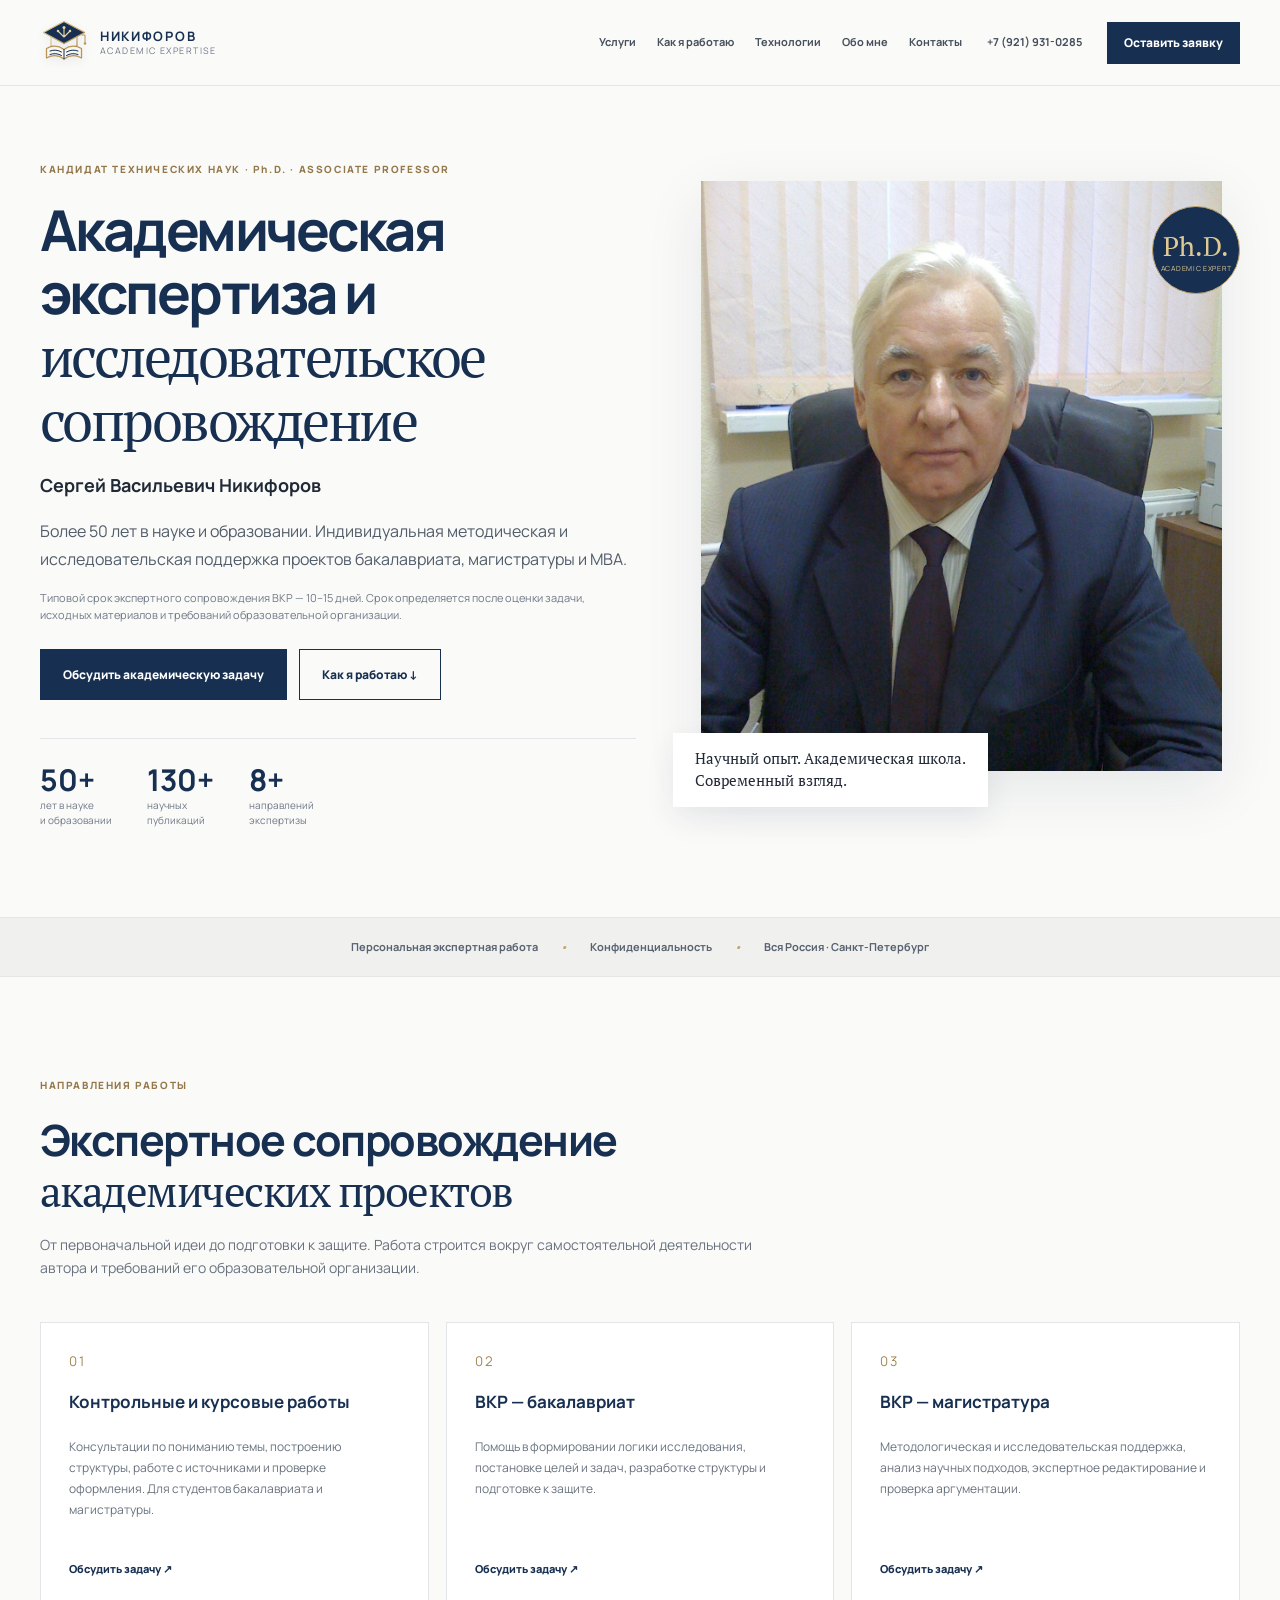
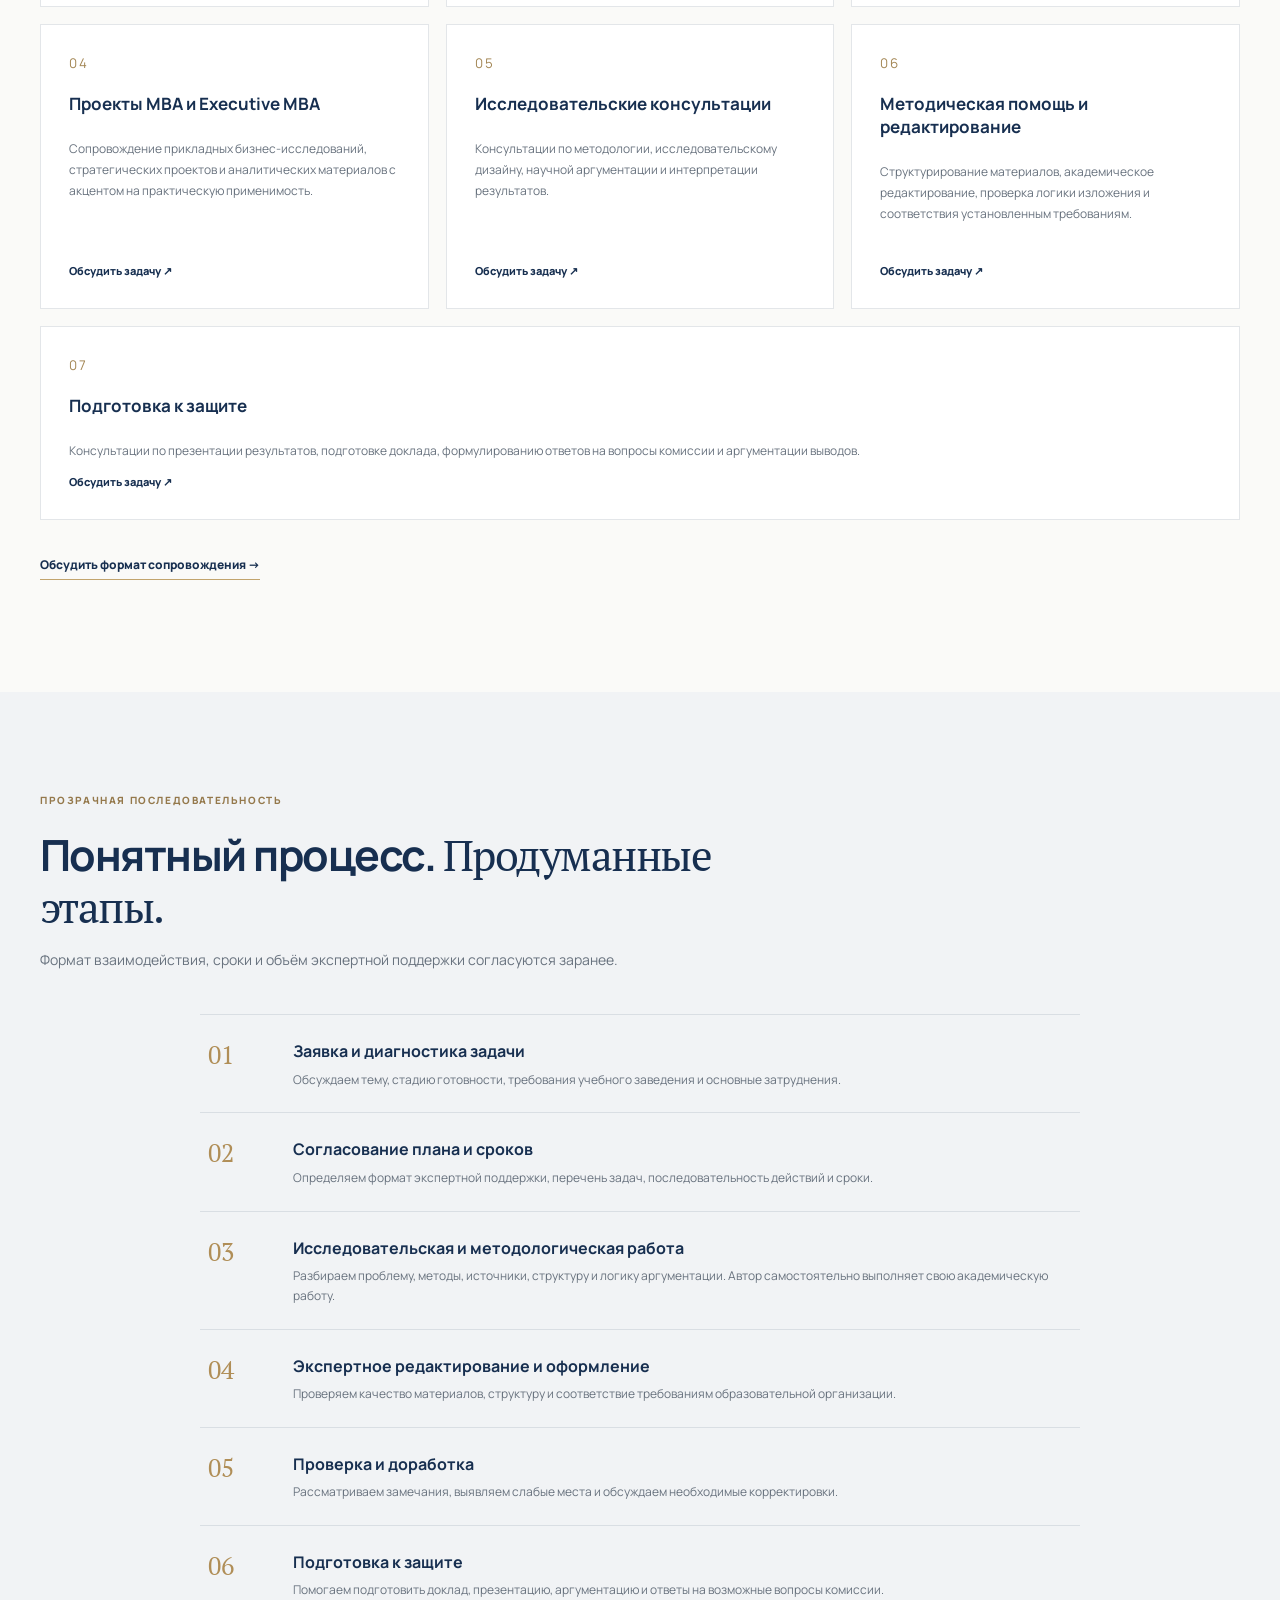
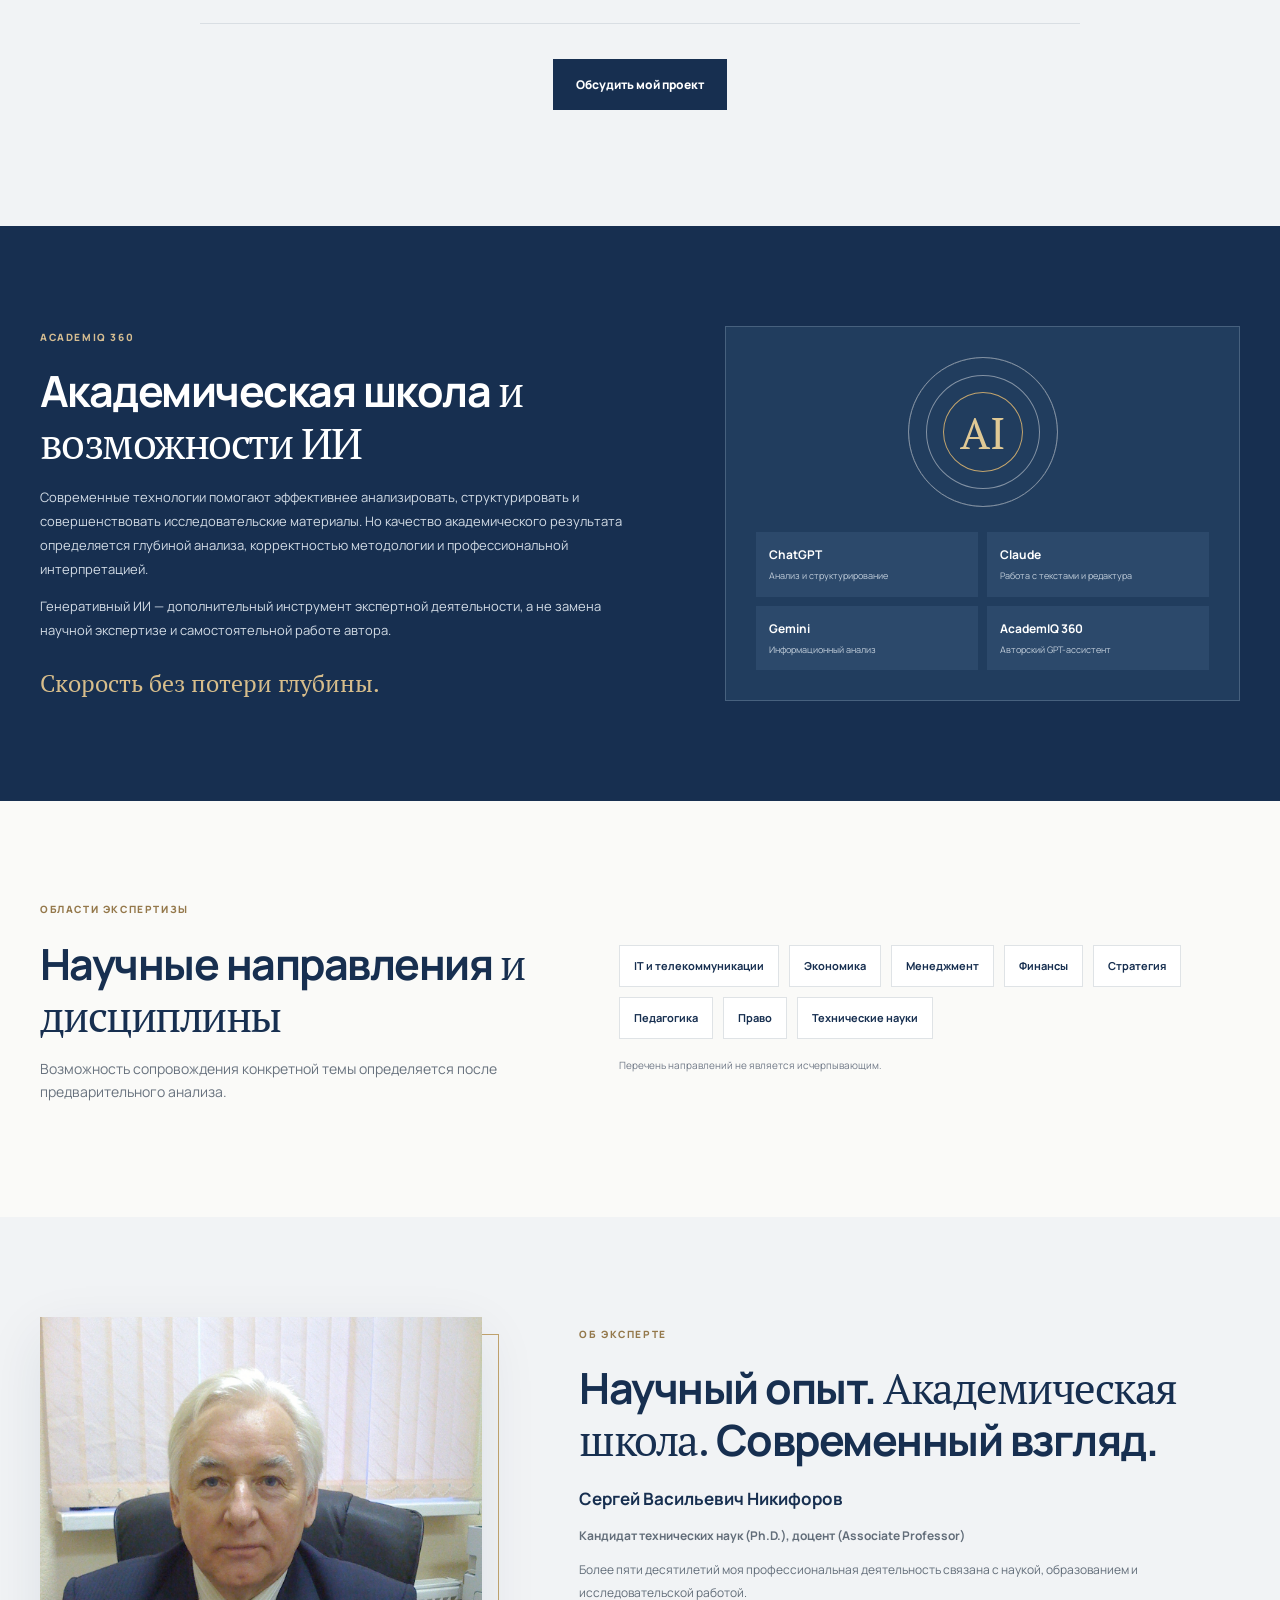
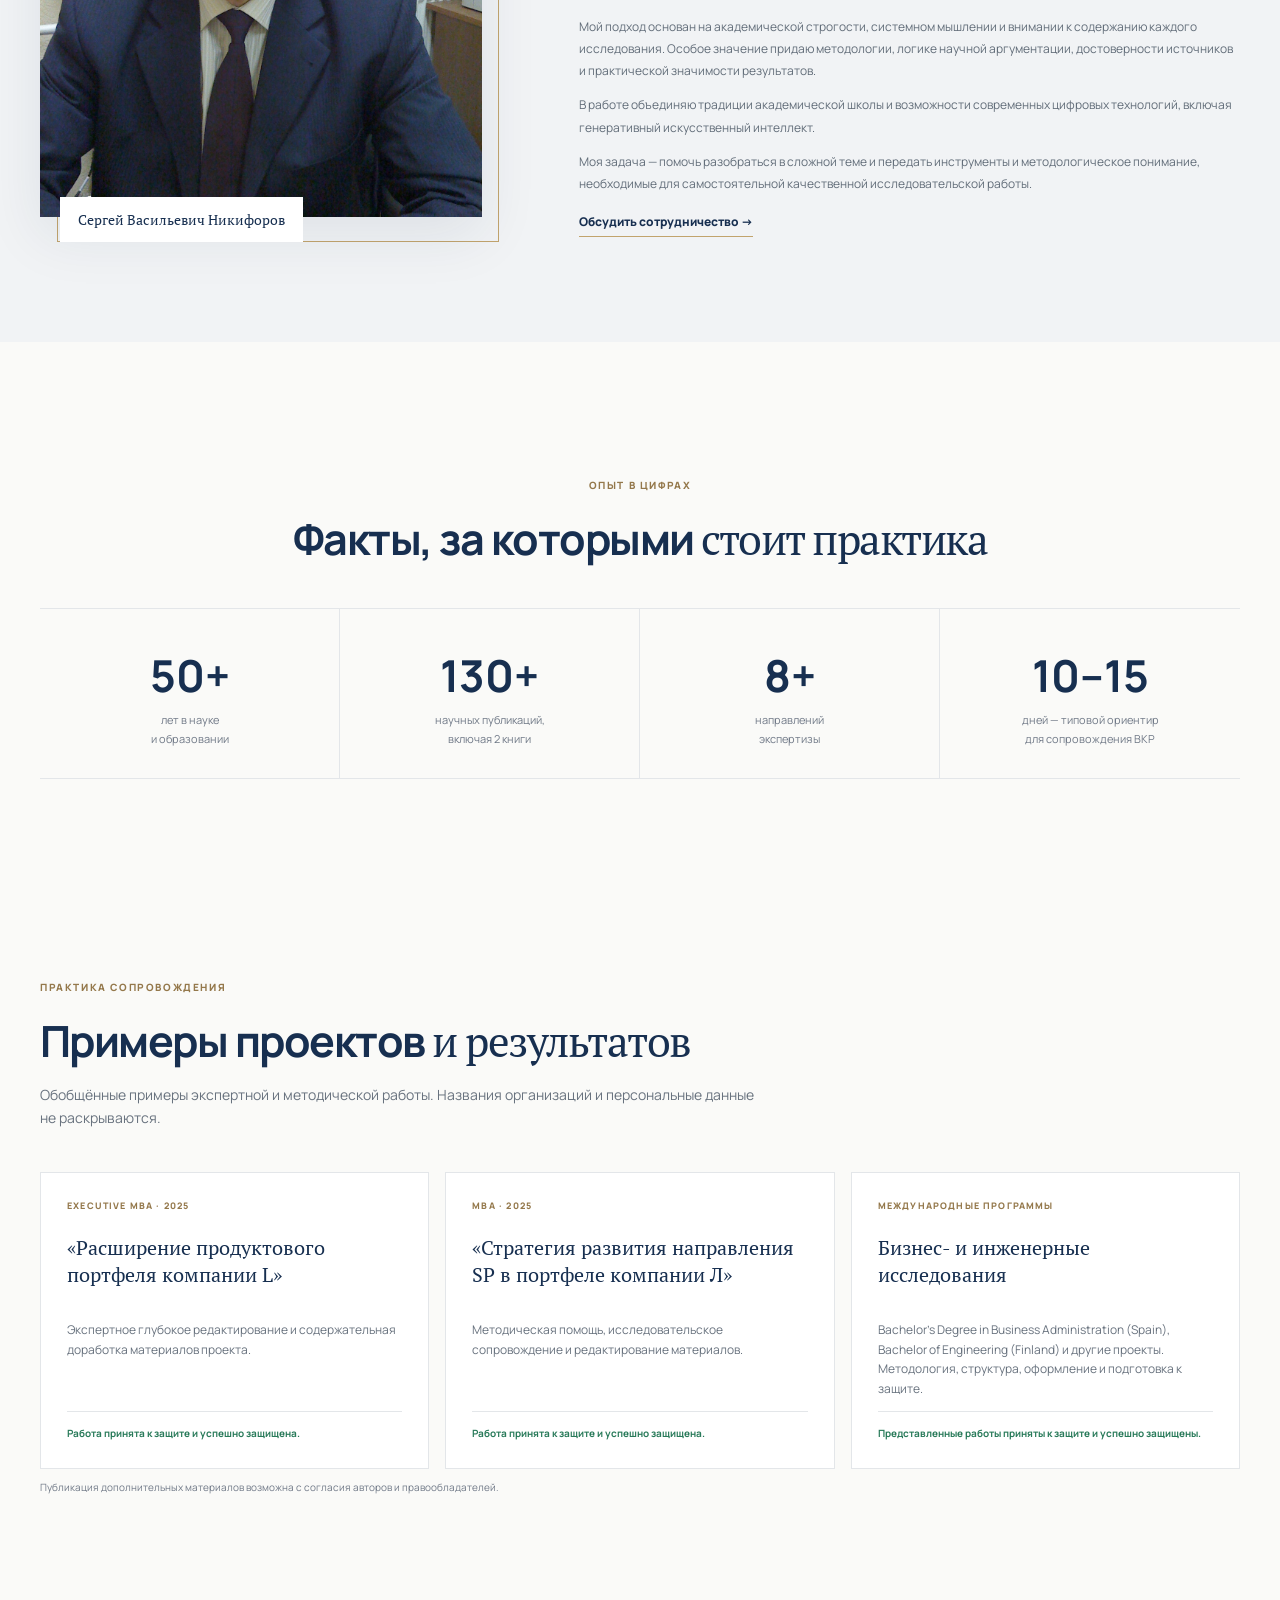
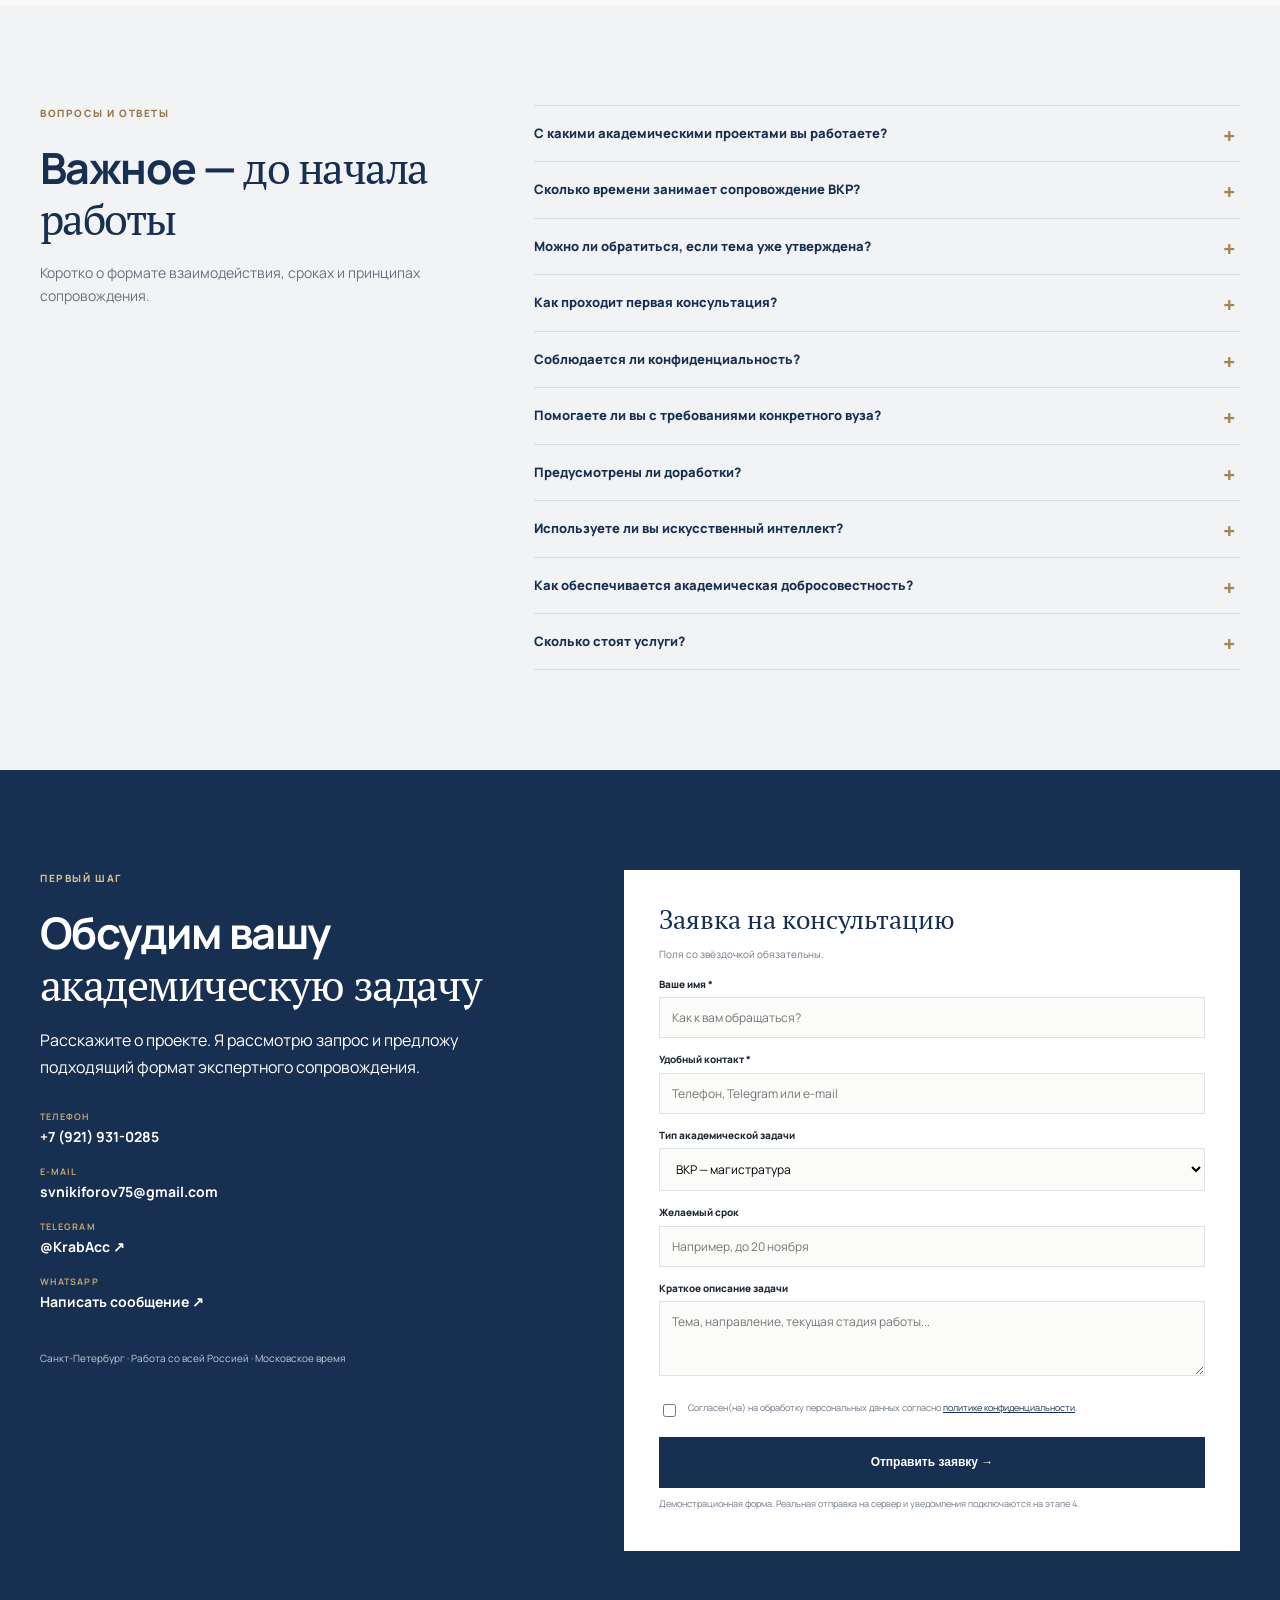
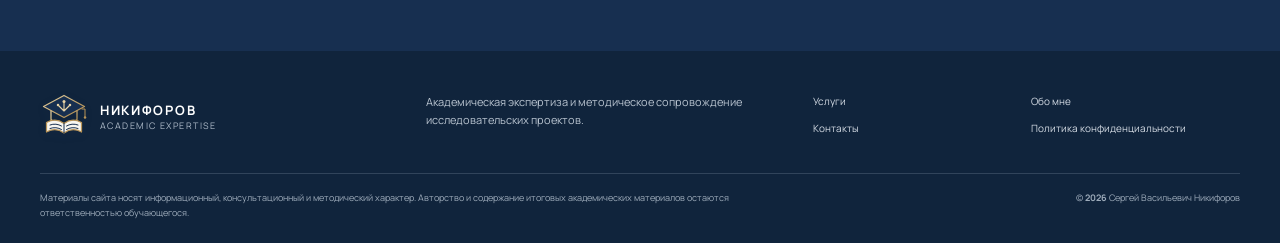
<file: index.html>
<!doctype html>
<html lang="ru"><head>
<meta charset="utf-8"><meta name="viewport" content="width=device-width,initial-scale=1">
<meta name="theme-color" content="#172F50">
<meta name="description" content="Сергей Васильевич Никифоров — кандидат технических наук, доцент. Экспертное и методическое сопровождение ВКР, MBA и исследовательских проектов.">
<title>Сергей Никифоров — академическая экспертиза</title>
<meta property="og:type" content="website"><meta property="og:title" content="Сергей Никифоров — академическая экспертиза">
<meta property="og:description" content="Экспертное и методическое сопровождение академических и исследовательских проектов.">
<meta property="og:image" content="assets/sergey-nikiforov.jpg">
<link rel="preconnect" href="https://fonts.googleapis.com"><link rel="preconnect" href="https://fonts.gstatic.com" crossorigin>
<link href="https://fonts.googleapis.com/css2?family=Manrope:wght@400;500;600;700;800&family=PT+Serif:ital,wght@0,400;1,400&display=swap" rel="stylesheet">
<link rel="icon" href="assets/academiq-mark.svg" type="image/svg+xml"><link rel="stylesheet" href="style.css">
<script type="application/ld+json">{"@context":"https://schema.org","@type":"Person","name":"Сергей Васильевич Никифоров","honorificSuffix":"Ph.D., Associate Professor","jobTitle":"Кандидат технических наук, доцент","email":"mailto:svnikiforov75@gmail.com","telephone":"+7-921-931-0285","address":{"@type":"PostalAddress","addressLocality":"Санкт-Петербург","addressCountry":"RU"},"knowsAbout":["IT и телекоммуникации","Экономика","Менеджмент","Финансы","Стратегия","Педагогика","Право","Технические науки"]}</script>
</head><body>
<a class="skip" href="#main">Перейти к содержанию</a>
<header class="header"><div class="wrap nav">
<a class="brand" href="#top"><img class="brand-logo" src="assets/academiq-mark.svg" alt=""><span><b>НИКИФОРОВ</b><small>ACADEMIC EXPERTISE</small></span></a>
<button class="menu" aria-label="Открыть меню" aria-expanded="false">☰</button>
<nav id="nav"><a href="#services">Услуги</a><a href="#process">Как я работаю</a><a href="#technology">Технологии</a><a href="#about">Обо мне</a><a href="#contacts">Контакты</a></nav>
<a class="phone" href="tel:+79219310285">+7 (921) 931-0285</a><a class="btn small" href="#contacts">Оставить заявку</a>
</div></header>
<main id="main">
<section class="hero" id="top"><div class="wrap hero-grid"><div class="reveal">
<p class="eyebrow">КАНДИДАТ ТЕХНИЧЕСКИХ НАУК · Ph.D. · ASSOCIATE PROFESSOR</p>
<h1>Академическая экспертиза и <em>исследовательское сопровождение</em></h1>
<h2 class="name">Сергей Васильевич Никифоров</h2>
<p class="lead">Более 50 лет в науке и образовании. Индивидуальная методическая и исследовательская поддержка проектов бакалавриата, магистратуры и MBA.</p>
<p class="note">Типовой срок экспертного сопровождения ВКР — 10–15 дней. Срок определяется после оценки задачи, исходных материалов и требований образовательной организации.</p>
<div class="actions"><a class="btn" href="#contacts">Обсудить академическую задачу</a><a class="btn outline" href="#process">Как я работаю ↓</a></div>
<div class="stats"><div><b>50+</b><span>лет в науке<br>и образовании</span></div><div><b>130+</b><span>научных<br>публикаций</span></div><div><b>8+</b><span>направлений<br>экспертизы</span></div></div>
</div><div class="portrait reveal"><img src="assets/sergey-nikiforov.jpg" alt="Сергей Васильевич Никифоров в деловом костюме"><div class="photo-note">Научный опыт. Академическая школа.<br>Современный взгляд.</div><div class="seal">Ph.D.<small>ACADEMIC EXPERT</small></div></div></div></section>
<div class="trust"><div class="wrap">Персональная экспертная работа <i>•</i> Конфиденциальность <i>•</i> Вся Россия · Санкт-Петербург</div></div>
<section class="section" id="services"><div class="wrap"><div class="heading reveal"><p class="eyebrow">НАПРАВЛЕНИЯ РАБОТЫ</p><h2>Экспертное сопровождение <em>академических проектов</em></h2><p>От первоначальной идеи до подготовки к защите. Работа строится вокруг самостоятельной деятельности автора и требований его образовательной организации.</p></div><div class="cards">
<article class="card reveal"><small>01</small><h3>Контрольные и курсовые работы</h3><p>Консультации по пониманию темы, построению структуры, работе с источниками и проверке оформления. Для студентов бакалавриата и магистратуры.</p><a href="#contacts">Обсудить задачу ↗</a></article>
<article class="card reveal"><small>02</small><h3>ВКР — бакалавриат</h3><p>Помощь в формировании логики исследования, постановке целей и задач, разработке структуры и подготовке к защите.</p><a href="#contacts">Обсудить задачу ↗</a></article>
<article class="card reveal"><small>03</small><h3>ВКР — магистратура</h3><p>Методологическая и исследовательская поддержка, анализ научных подходов, экспертное редактирование и проверка аргументации.</p><a href="#contacts">Обсудить задачу ↗</a></article>
<article class="card reveal"><small>04</small><h3>Проекты MBA и Executive MBA</h3><p>Сопровождение прикладных бизнес-исследований, стратегических проектов и аналитических материалов с акцентом на практическую применимость.</p><a href="#contacts">Обсудить задачу ↗</a></article>
<article class="card reveal"><small>05</small><h3>Исследовательские консультации</h3><p>Консультации по методологии, исследовательскому дизайну, научной аргументации и интерпретации результатов.</p><a href="#contacts">Обсудить задачу ↗</a></article>
<article class="card reveal"><small>06</small><h3>Методическая помощь и редактирование</h3><p>Структурирование материалов, академическое редактирование, проверка логики изложения и соответствия установленным требованиям.</p><a href="#contacts">Обсудить задачу ↗</a></article>
<article class="card wide reveal"><small>07</small><h3>Подготовка к защите</h3><p>Консультации по презентации результатов, подготовке доклада, формулированию ответов на вопросы комиссии и аргументации выводов.</p><a href="#contacts">Обсудить задачу ↗</a></article>
</div><p class="end-link"><a href="#contacts">Обсудить формат сопровождения →</a></p></div></section>
<section class="section tint" id="process"><div class="wrap"><div class="heading reveal"><p class="eyebrow">ПРОЗРАЧНАЯ ПОСЛЕДОВАТЕЛЬНОСТЬ</p><h2>Понятный процесс. <em>Продуманные этапы.</em></h2><p>Формат взаимодействия, сроки и объём экспертной поддержки согласуются заранее.</p></div><div class="steps">
<div class="step reveal"><b>01</b><div><h3>Заявка и диагностика задачи</h3><p>Обсуждаем тему, стадию готовности, требования учебного заведения и основные затруднения.</p></div></div>
<div class="step reveal"><b>02</b><div><h3>Согласование плана и сроков</h3><p>Определяем формат экспертной поддержки, перечень задач, последовательность действий и сроки.</p></div></div>
<div class="step reveal"><b>03</b><div><h3>Исследовательская и методологическая работа</h3><p>Разбираем проблему, методы, источники, структуру и логику аргументации. Автор самостоятельно выполняет свою академическую работу.</p></div></div>
<div class="step reveal"><b>04</b><div><h3>Экспертное редактирование и оформление</h3><p>Проверяем качество материалов, структуру и соответствие требованиям образовательной организации.</p></div></div>
<div class="step reveal"><b>05</b><div><h3>Проверка и доработка</h3><p>Рассматриваем замечания, выявляем слабые места и обсуждаем необходимые корректировки.</p></div></div>
<div class="step reveal"><b>06</b><div><h3>Подготовка к защите</h3><p>Помогаем подготовить доклад, презентацию, аргументацию и ответы на возможные вопросы комиссии.</p></div></div>
</div><p class="center"><a class="btn" href="#contacts">Обсудить мой проект</a></p></div></section>
<section class="section tech" id="technology"><div class="wrap tech-grid"><div class="reveal"><p class="eyebrow light">ACADEMIQ 360</p><h2>Академическая школа <em>и возможности ИИ</em></h2><p>Современные технологии помогают эффективнее анализировать, структурировать и совершенствовать исследовательские материалы. Но качество академического результата определяется глубиной анализа, корректностью методологии и профессиональной интерпретацией.</p><p>Генеративный ИИ — дополнительный инструмент экспертной деятельности, а не замена научной экспертизе и самостоятельной работе автора.</p><strong>Скорость без потери глубины.</strong></div><div class="ai reveal"><div class="orbit">AI</div><div class="tools"><div><b>ChatGPT</b><small>Анализ и структурирование</small></div><div><b>Claude</b><small>Работа с текстами и редактура</small></div><div><b>Gemini</b><small>Информационный анализ</small></div><div><b>AcademIQ 360</b><small>Авторский GPT-ассистент</small></div></div></div></div></section>
<section class="section" id="disciplines"><div class="wrap split"><div class="heading reveal"><p class="eyebrow">ОБЛАСТИ ЭКСПЕРТИЗЫ</p><h2>Научные направления <em>и дисциплины</em></h2><p>Возможность сопровождения конкретной темы определяется после предварительного анализа.</p></div><div class="chips reveal"><span>IT и телекоммуникации</span><span>Экономика</span><span>Менеджмент</span><span>Финансы</span><span>Стратегия</span><span>Педагогика</span><span>Право</span><span>Технические науки</span><small>Перечень направлений не является исчерпывающим.</small></div></div></section>
<section class="section tint" id="about"><div class="wrap about"><div class="about-photo reveal"><img src="assets/sergey-nikiforov.jpg" alt="Сергей Васильевич Никифоров, кандидат технических наук, доцент"><span>Сергей Васильевич Никифоров</span></div><div class="reveal"><p class="eyebrow">ОБ ЭКСПЕРТЕ</p><h2>Научный опыт. <em>Академическая школа.</em> Современный взгляд.</h2><h3>Сергей Васильевич Никифоров</h3><p class="role">Кандидат технических наук (Ph.D.), доцент (Associate Professor)</p><p>Более пяти десятилетий моя профессиональная деятельность связана с наукой, образованием и исследовательской работой.</p><p>Мой подход основан на академической строгости, системном мышлении и внимании к содержанию каждого исследования. Особое значение придаю методологии, логике научной аргументации, достоверности источников и практической значимости результатов.</p><p>В работе объединяю традиции академической школы и возможности современных цифровых технологий, включая генеративный искусственный интеллект.</p><p>Моя задача — помочь разобраться в сложной теме и передать инструменты и методологическое понимание, необходимые для самостоятельной качественной исследовательской работы.</p><a class="underlink" href="#contacts">Обсудить сотрудничество →</a></div></div></section>
<section class="section"><div class="wrap"><div class="heading center reveal"><p class="eyebrow">ОПЫТ В ЦИФРАХ</p><h2>Факты, за которыми <em>стоит практика</em></h2></div><div class="numbers"><div><b>50+</b><span>лет в науке<br>и образовании</span></div><div><b>130+</b><span>научных публикаций,<br>включая 2 книги</span></div><div><b>8+</b><span>направлений<br>экспертизы</span></div><div><b>10–15</b><span>дней — типовой ориентир<br>для сопровождения ВКР</span></div></div></div></section>
<section class="section" id="cases"><div class="wrap"><div class="heading reveal"><p class="eyebrow">ПРАКТИКА СОПРОВОЖДЕНИЯ</p><h2>Примеры проектов <em>и результатов</em></h2><p>Обобщённые примеры экспертной и методической работы. Названия организаций и персональные данные не раскрываются.</p></div><div class="case-grid">
<article class="case reveal"><small>EXECUTIVE MBA · 2025</small><h3>«Расширение продуктового портфеля компании L»</h3><p>Экспертное глубокое редактирование и содержательная доработка материалов проекта.</p><b>Работа принята к защите и успешно защищена.</b></article>
<article class="case reveal"><small>MBA · 2025</small><h3>«Стратегия развития направления SP в портфеле компании Л»</h3><p>Методическая помощь, исследовательское сопровождение и редактирование материалов.</p><b>Работа принята к защите и успешно защищена.</b></article>
<article class="case reveal"><small>МЕЖДУНАРОДНЫЕ ПРОГРАММЫ</small><h3>Бизнес- и инженерные исследования</h3><p>Bachelor’s Degree in Business Administration (Spain), Bachelor of Engineering (Finland) и другие проекты. Методология, структура, оформление и подготовка к защите.</p><b>Представленные работы приняты к защите и успешно защищены.</b></article>
</div><p class="disclaimer">Публикация дополнительных материалов возможна с согласия авторов и правообладателей.</p></div></section>
<section class="section tint" id="faq"><div class="wrap faq-grid"><div class="heading reveal"><p class="eyebrow">ВОПРОСЫ И ОТВЕТЫ</p><h2>Важное — <em>до начала работы</em></h2><p>Коротко о формате взаимодействия, сроках и принципах сопровождения.</p></div><div class="faq reveal">
<details><summary>С какими академическими проектами вы работаете?</summary><p>С проектами бакалавриата, магистратуры, MBA и Executive MBA, а также с исследовательскими и научно-методическими задачами. Возможность сотрудничества зависит от тематики и требований проекта.</p></details>
<details><summary>Сколько времени занимает сопровождение ВКР?</summary><p>Типовой ориентир — 10–15 дней. Срок зависит от сложности темы, объёма материалов, стадии готовности и требований образовательной организации.</p></details>
<details><summary>Можно ли обратиться, если тема уже утверждена?</summary><p>Да. Можно обратиться на любом этапе: при разработке методологии, анализе материалов, редактировании или подготовке к защите.</p></details>
<details><summary>Как проходит первая консультация?</summary><p>Вы описываете тему, требования и основные затруднения. После предварительного анализа обсуждаются формат сопровождения и сроки.</p></details>
<details><summary>Соблюдается ли конфиденциальность?</summary><p>Информация о клиенте, содержании проекта и переданных материалах рассматривается как конфиденциальная. Публикация примеров возможна только с соответствующего разрешения.</p></details>
<details><summary>Помогаете ли вы с требованиями конкретного вуза?</summary><p>Да. Учитываются методические рекомендации, стандарты оформления и требования образовательной организации, предоставленные клиентом.</p></details>
<details><summary>Предусмотрены ли доработки?</summary><p>Условия и объём корректировок обсуждаются заранее и фиксируются в согласованном формате экспертного сопровождения.</p></details>
<details><summary>Используете ли вы искусственный интеллект?</summary><p>Да. ChatGPT, Claude, Gemini и AcademIQ 360 применяются как вспомогательные инструменты. Их использование не отменяет проверки источников и критического анализа.</p></details>
<details><summary>Как обеспечивается академическая добросовестность?</summary><p>Основные принципы — самостоятельность автора, корректная работа с источниками, достоверность данных и соблюдение требований образовательной организации, включая правила использования ИИ.</p></details>
<details><summary>Сколько стоят услуги?</summary><p>Стоимость зависит от направления, сложности, объёма задачи и необходимого формата сопровождения. Условия обсуждаются индивидуально после предварительной диагностики.</p></details>
</div></div></section>
<section class="section contact" id="contacts"><div class="wrap contact-grid"><div class="reveal"><p class="eyebrow light">ПЕРВЫЙ ШАГ</p><h2>Обсудим вашу <em>академическую задачу</em></h2><p>Расскажите о проекте. Я рассмотрю запрос и предложу подходящий формат экспертного сопровождения.</p><div class="contact-links"><a href="tel:+79219310285"><small>Телефон</small>+7 (921) 931-0285</a><a href="mailto:svnikiforov75@gmail.com"><small>E-mail</small>svnikiforov75@gmail.com</a><a href="https://t.me/KrabAcc" target="_blank" rel="noopener"><small>Telegram</small>@KrabAcc ↗</a><a href="https://wa.me/79219310285" target="_blank" rel="noopener"><small>WhatsApp</small>Написать сообщение ↗</a></div><small>Санкт-Петербург · Работа со всей Россией · Московское время</small></div>
<form class="form reveal" id="lead-form"><h3>Заявка на консультацию</h3><p>Поля со звёздочкой обязательны.</p>
<label for="name">Ваше имя *</label><input id="name" name="name" required autocomplete="name" placeholder="Как к вам обращаться?">
<label for="contact">Удобный контакт *</label><input id="contact" name="contact" required placeholder="Телефон, Telegram или e-mail">
<label for="kind">Тип академической задачи</label><select id="kind" name="kind"><option>ВКР — магистратура</option><option>ВКР — бакалавриат</option><option>MBA / Executive MBA</option><option>Контрольная или курсовая</option><option>Исследовательская консультация</option><option>Методическая помощь и редактирование</option><option>Подготовка к защите</option><option>Другое</option></select>
<label for="deadline">Желаемый срок</label><input id="deadline" name="deadline" placeholder="Например, до 20 ноября">
<label for="comment">Краткое описание задачи</label><textarea id="comment" name="comment" rows="3" placeholder="Тема, направление, текущая стадия работы..."></textarea>
<div class="trap"><label for="website">Не заполняйте это поле</label><input id="website" name="website" tabindex="-1" autocomplete="off"></div>
<label class="consent"><input type="checkbox" id="consent" required><span>Согласен(на) на обработку персональных данных согласно <a href="privacy.html">политике конфиденциальности</a>.</span></label>
<button class="btn submit" type="submit">Отправить заявку →</button><p class="form-note">Демонстрационная форма. Реальная отправка на сервер и уведомления подключаются на этапе 4.</p><div id="form-message" role="status" aria-live="polite"></div></form></div></section>
</main>
<footer><div class="wrap footer-top"><a class="brand footbrand" href="#top"><img class="brand-logo" src="assets/academiq-mark.svg" alt=""><span><b>НИКИФОРОВ</b><small>ACADEMIC EXPERTISE</small></span></a><p>Академическая экспертиза и методическое сопровождение исследовательских проектов.</p><nav><a href="#services">Услуги</a><a href="#about">Обо мне</a><a href="#contacts">Контакты</a><a href="privacy.html">Политика конфиденциальности</a></nav></div><div class="wrap foot-bottom"><span>Материалы сайта носят информационный, консультационный и методический характер. Авторство и содержание итоговых академических материалов остаются ответственностью обучающегося.</span><span>© <b id="year">2026</b> Сергей Васильевич Никифоров</span></div></footer>
<div class="float-contact"><a href="https://t.me/KrabAcc" aria-label="Telegram">TG</a><a href="https://wa.me/79219310285" aria-label="WhatsApp">WA</a><a href="tel:+79219310285" aria-label="Позвонить">☎</a></div>
<script src="script.js"></script></body></html>
</file>
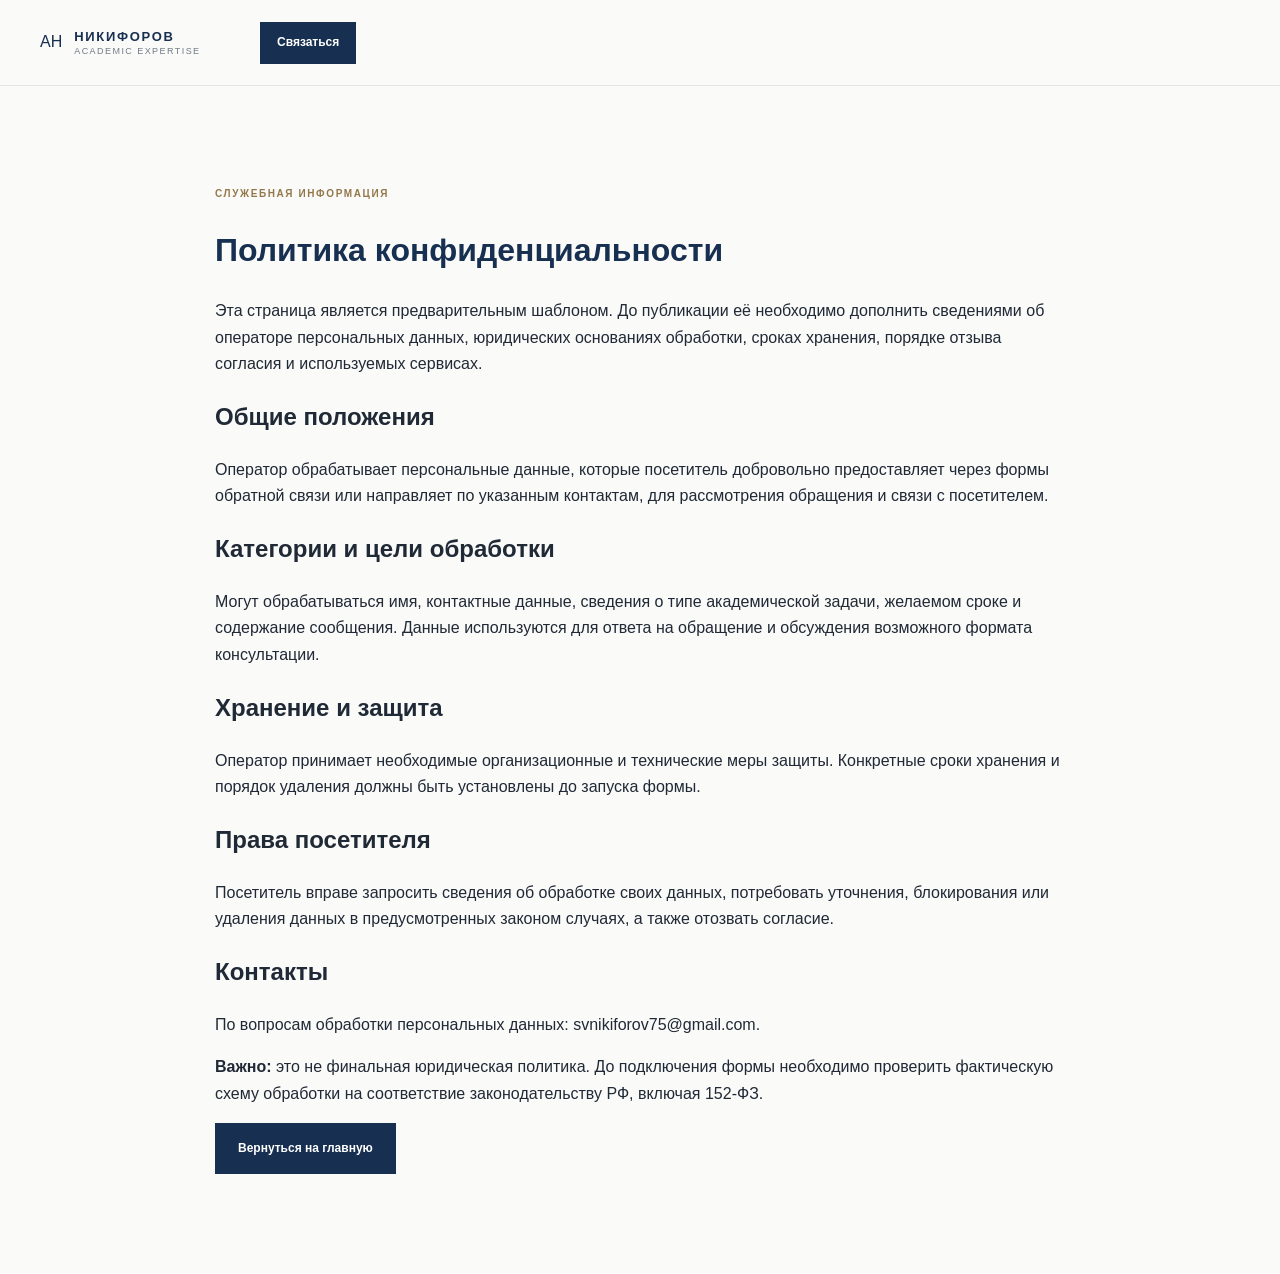
<file: privacy.html>
<!doctype html><html lang="ru"><head><meta charset="utf-8"><meta name="viewport" content="width=device-width,initial-scale=1"><title>Политика конфиденциальности — Сергей Никифоров</title><link rel="stylesheet" href="style.css"></head><body><header class="header"><div class="wrap nav"><a class="brand" href="index.html"><span class="mark">АН</span><span><b>НИКИФОРОВ</b><small>ACADEMIC EXPERTISE</small></span></a><a class="btn small" href="index.html#contacts">Связаться</a></div></header><main class="section"><div class="wrap" style="max-width:850px"><p class="eyebrow">СЛУЖЕБНАЯ ИНФОРМАЦИЯ</p><h1 style="color:#172f50">Политика конфиденциальности</h1><p>Эта страница является предварительным шаблоном. До публикации её необходимо дополнить сведениями об операторе персональных данных, юридических основаниях обработки, сроках хранения, порядке отзыва согласия и используемых сервисах.</p><h2>Общие положения</h2><p>Оператор обрабатывает персональные данные, которые посетитель добровольно предоставляет через формы обратной связи или направляет по указанным контактам, для рассмотрения обращения и связи с посетителем.</p><h2>Категории и цели обработки</h2><p>Могут обрабатываться имя, контактные данные, сведения о типе академической задачи, желаемом сроке и содержание сообщения. Данные используются для ответа на обращение и обсуждения возможного формата консультации.</p><h2>Хранение и защита</h2><p>Оператор принимает необходимые организационные и технические меры защиты. Конкретные сроки хранения и порядок удаления должны быть установлены до запуска формы.</p><h2>Права посетителя</h2><p>Посетитель вправе запросить сведения об обработке своих данных, потребовать уточнения, блокирования или удаления данных в предусмотренных законом случаях, а также отозвать согласие.</p><h2>Контакты</h2><p>По вопросам обработки персональных данных: svnikiforov75@gmail.com.</p><p><b>Важно:</b> это не финальная юридическая политика. До подключения формы необходимо проверить фактическую схему обработки на соответствие законодательству РФ, включая 152-ФЗ.</p><a class="btn" href="index.html">Вернуться на главную</a></div></main></body></html>
</file>
<file: style.css>
*{box-sizing:border-box}html{scroll-behavior:smooth;scroll-padding-top:90px}body{margin:0;background:#FAFAF8;color:#202936;font:16px/1.65 Manrope,Arial,sans-serif}a{color:inherit;text-decoration:none}.wrap{width:min(1200px,calc(100% - 48px));margin:auto}.header{height:86px;position:sticky;top:0;z-index:20;background:#fafaf8f2;backdrop-filter:blur(12px);border-bottom:1px solid #e3e6e9;transition:.2s}.header.scrolled{height:72px;box-shadow:0 8px 25px #172f5012}.nav{height:100%;display:flex;align-items:center;gap:25px}.brand{display:flex;align-items:center;gap:12px;min-width:195px;color:#172f50}.brand-logo{width:48px;height:48px;object-fit:contain;flex:0 0 auto;filter:drop-shadow(0 3px 5px #172f5012)}.brand b,.brand small{display:block;line-height:1.35}.brand b{font-size:13px;letter-spacing:.13em}.brand small{font-size:9px;letter-spacing:.16em;color:#707987}.nav nav{display:flex;gap:21px;margin-left:auto}.nav nav a,.phone{font-size:11px;font-weight:700;color:#46505d;white-space:nowrap}.nav nav a:hover,.phone:hover{color:#a38654}.btn{display:inline-flex;align-items:center;justify-content:center;min-height:51px;padding:0 22px;background:#172f50;color:white;border:1px solid #172f50;font-size:12px;font-weight:800;transition:.2s;cursor:pointer}.btn:hover{background:#29496d;transform:translateY(-2px)}.btn.small{min-height:42px;padding:0 16px}.btn.outline{background:transparent;color:#172f50}.btn.outline:hover{background:#172f50;color:white}.menu{display:none}.hero{padding:75px 0 90px}.hero-grid{display:grid;grid-template-columns:1.05fr .95fr;gap:65px;align-items:center}.eyebrow{font-size:10px;letter-spacing:.16em;font-weight:800;color:#94784b;margin:0 0 20px}.hero h1{font-size:clamp(39px,4.4vw,59px);line-height:1.12;letter-spacing:-.045em;color:#172f50;margin:0 0 18px}.hero h1 em,h2 em{font:400 1em/1.15 'PT Serif',serif}.name{font-size:18px;margin:0 0 10px;color:#202936}.lead{font-size:16px;color:#515d6a;line-height:1.75}.note{font-size:11px;color:#707987;line-height:1.6}.actions{display:flex;gap:12px;flex-wrap:wrap;margin-top:25px}.stats{display:flex;gap:35px;border-top:1px solid #e3e6e9;margin-top:38px;padding-top:23px}.stats div{display:grid}.stats b{font-size:30px;color:#172f50;line-height:1.2}.stats span{font-size:10px;color:#707987;line-height:1.45}.portrait{position:relative;padding:0 18px 28px 0}.portrait img{width:100%;height:590px;object-fit:cover;object-position:center 20%;box-shadow:0 18px 55px #172f5017}.photo-note{position:absolute;bottom:0;left:-28px;background:white;padding:15px 22px;font:15px/1.45 'PT Serif',serif;box-shadow:0 12px 30px #172f5015}.seal{position:absolute;right:0;top:25px;width:88px;height:88px;border-radius:50%;background:#172f50;border:1px solid #c2a46d;color:#e0c995;display:grid;place-content:center;text-align:center;font:27px 'PT Serif',serif}.seal small{font:7px Manrope;letter-spacing:.1em}.trust{background:#f0f1ef;border-block:1px solid #e5e7e4;color:#596270;font-size:11px;font-weight:700;text-align:center;padding:20px}.trust i{color:#c2a46d;margin:0 20px}.section{padding:100px 0}.heading{max-width:720px;margin-bottom:43px}.heading h2,.about h2,.tech h2,.contact h2{font-size:clamp(30px,3.4vw,43px);line-height:1.2;letter-spacing:-.035em;color:#172f50;margin:0 0 16px}.heading>p:last-child{color:#68727e;font-size:14px}.cards{display:grid;grid-template-columns:repeat(3,1fr);gap:17px}.card{position:relative;background:white;border:1px solid #e3e6e9;padding:28px;min-height:285px;display:flex;flex-direction:column;transition:.25s}.card:hover{transform:translateY(-5px);box-shadow:0 18px 45px #172f5012;border-color:#c2a46d}.card>small{color:#a38654;letter-spacing:.14em}.card h3{font-size:17px;line-height:1.35;color:#172f50;margin:18px 0 10px}.card p{font-size:12px;color:#68727e;line-height:1.75}.card a{margin-top:auto;font-size:11px;font-weight:800;color:#172f50}.wide{grid-column:span 3;min-height:170px}.end-link{margin-top:30px}.end-link a,.underlink{font-size:12px;font-weight:800;color:#172f50;border-bottom:1px solid #c2a46d;padding-bottom:6px}.tint{background:#f1f3f5}.steps{max-width:880px;margin:auto;border-top:1px solid #d9dee3}.step{display:grid;grid-template-columns:65px 1fr;gap:20px;padding:23px 8px;border-bottom:1px solid #d9dee3}.step>b{font:25px 'PT Serif',serif;color:#b08e57}.step h3{font-size:16px;color:#172f50;margin:0 0 5px}.step p{font-size:12px;color:#68727e;margin:0}.center{text-align:center;margin-top:35px}.tech,.contact{background:#172f50;color:white}.tech-grid{display:grid;grid-template-columns:1fr .85fr;gap:80px;align-items:center}.light{color:#d5bd91}.tech h2,.contact h2{color:white}.tech p:not(.eyebrow),.contact>p{font-size:13px;line-height:1.85;color:#d2dbe5}.tech strong{display:block;color:#d7bd8b;font:24px 'PT Serif',serif;margin-top:25px}.ai{background:#213d5e;border:1px solid #47617e;padding:30px}.orbit{width:150px;height:150px;border:1px solid #8291a3;border-radius:50%;display:grid;place-items:center;margin:0 auto 25px;color:#e0c995;font:44px 'PT Serif',serif;box-shadow:inset 0 0 0 17px #213d5e,inset 0 0 0 18px #8291a3,inset 0 0 0 34px #213d5e,inset 0 0 0 35px #c2a46d}.tools{display:grid;grid-template-columns:1fr 1fr;gap:9px}.tools div{background:#2c496b;padding:13px}.tools b,.tools small{display:block}.tools b{font-size:12px}.tools small{font-size:9px;color:#c2cedb;margin-top:4px}.split{display:grid;grid-template-columns:.9fr 1.1fr;gap:70px;align-items:center}.split .heading{margin:0}.chips{display:flex;flex-wrap:wrap;gap:10px}.chips span{background:white;border:1px solid #dfe3e6;padding:11px 14px;font-size:11px;font-weight:700;color:#172f50}.chips small{flex-basis:100%;font-size:10px;color:#707987;margin-top:8px}.about{display:grid;grid-template-columns:.82fr 1.18fr;gap:80px;align-items:center}.about-photo{position:relative;padding:0 17px 17px 0}.about-photo:before{content:'';position:absolute;inset:17px 0 0 17px;border:1px solid #c2a46d}.about-photo img{position:relative;width:100%;height:500px;object-fit:cover;object-position:center 20%;box-shadow:0 18px 55px #172f5017}.about-photo span{position:absolute;bottom:0;left:20px;background:white;padding:13px 18px;font:14px 'PT Serif',serif;color:#172f50}.about h3{font-size:17px;color:#172f50;margin:20px 0 0}.about .role{font-size:11px;color:#94784b;font-weight:700}.about p:not(.eyebrow){font-size:12px;line-height:1.85;color:#626d79}.numbers{display:grid;grid-template-columns:repeat(4,1fr);border-block:1px solid #e3e6e9}.numbers>div{text-align:center;padding:30px 12px;border-right:1px solid #e3e6e9;display:grid}.numbers>div:last-child{border:0}.numbers b{font-size:44px;color:#172f50}.numbers span{font-size:11px;color:#707987}.center.heading{text-align:center;margin-inline:auto}.case-grid{display:grid;grid-template-columns:repeat(3,1fr);gap:16px}.case{background:white;border:1px solid #e3e6e9;padding:26px;display:flex;flex-direction:column;min-height:275px}.case small{font-size:9px;letter-spacing:.13em;color:#94784b;font-weight:800}.case h3{font:20px/1.35 'PT Serif',serif;color:#172f50}.case p{font-size:12px;color:#68727e}.case b{font-size:10px;color:#287a59;border-top:1px solid #e3e6e9;padding-top:13px;margin-top:auto}.disclaimer{font-size:10px;color:#707987}.faq-grid{display:grid;grid-template-columns:.75fr 1.25fr;gap:70px}.faq-grid .heading{margin:0}.faq details{border-bottom:1px solid #d9dee3}.faq details:first-child{border-top:1px solid #d9dee3}.faq summary{list-style:none;cursor:pointer;padding:17px 30px 17px 0;font-size:13px;font-weight:800;color:#172f50;position:relative}.faq summary::-webkit-details-marker{display:none}.faq summary:after{content:'+';position:absolute;right:4px;color:#a38654;font-size:22px;top:12px}.faq details[open] summary:after{content:'−'}.faq details p{font-size:12px;color:#68727e;line-height:1.75;margin:0;padding:0 20px 18px 0}.contact-grid{display:grid;grid-template-columns:.9fr 1.1fr;gap:80px;align-items:start}.contact h2{font-size:clamp(32px,3.4vw,44px)}.contact-links{display:grid;gap:17px;margin:30px 0}.contact-links a{font-weight:700;font-size:14px}.contact-links small{display:block;color:#c2a46d;font-size:9px;letter-spacing:.12em;text-transform:uppercase}.contact-grid>div>small{font-size:10px;color:#c1ccd8}.form{background:white;color:#202936;padding:32px 35px}.form h3{font:26px 'PT Serif',serif;color:#172f50;margin:0}.form>p{font-size:10px;color:#707987}.form>label:not(.consent){display:block;font-size:10px;font-weight:800;margin:13px 0 5px}.form input:not([type=checkbox]),.form select,.form textarea{width:100%;border:1px solid #dfe3e6;background:#fbfbfa;padding:11px 12px;font:12px Manrope;outline:none}.form input:focus,.form select:focus,.form textarea:focus{border-color:#c2a46d;box-shadow:0 0 0 3px #c2a46d22}.consent{display:flex;gap:9px;font-size:9px;line-height:1.5;color:#68727e;margin:17px 0}.consent input{accent-color:#172f50;margin-top:3px}.consent a{text-decoration:underline;color:#172f50}.submit{width:100%}.form-note{font-size:9px!important;line-height:1.5}.trap{position:absolute;left:-9999px}#form-message{font-size:11px;color:#287a59;margin-top:8px}footer{background:#10243c;color:#d5dce5;padding:42px 0 22px}.footer-top{display:grid;grid-template-columns:1fr 1fr 1.2fr;gap:30px;align-items:start}.footbrand b{color:white}.footbrand small{color:#aebbc9}.footer-top>p{font-size:11px;color:#b9c4d0;margin:0}.footer-top nav{display:grid;grid-template-columns:1fr 1fr;gap:10px}.footer-top nav a{font-size:10px}.foot-bottom{border-top:1px solid #31445b;margin-top:32px;padding-top:17px;display:flex;justify-content:space-between;gap:25px;font-size:9px;color:#9eacbb}.foot-bottom span:first-child{max-width:750px}.float-contact{display:none}.reveal{opacity:0;transform:translateY(15px);transition:.55s}.reveal.visible{opacity:1;transform:none}.skip{position:absolute;left:-9999px}.skip:focus{left:10px;top:10px;background:white;padding:10px;z-index:99}
@media(max-width:1050px){.nav{gap:14px}.nav nav{gap:12px}.nav nav a{font-size:10px}.phone{display:none}.hero-grid{gap:35px}.portrait img{height:530px}}
@media(max-width:800px){.wrap{width:calc(100% - 40px)}.section{padding:75px 0}.header{height:72px}.nav{justify-content:space-between}.menu{display:block;margin-left:auto;background:none;border:0;color:#172f50;font-size:23px}.nav nav{display:none;position:absolute;top:72px;left:0;right:0;background:#fafaf8;padding:15px 24px 22px;box-shadow:0 12px 25px #172f5012;flex-direction:column;gap:0}.nav nav.open{display:flex}.nav nav a{padding:11px 0;border-bottom:1px solid #e3e6e9;font-size:13px}.nav>.btn{display:none}.hero{padding:48px 0 65px}.hero-grid{grid-template-columns:1fr;gap:35px}.hero h1{font-size:clamp(36px,8vw,49px)}.portrait{width:min(100%,520px);margin:auto}.portrait img{height:auto;aspect-ratio:4/5}.cards{grid-template-columns:repeat(2,1fr)}.wide{grid-column:span 2}.tech-grid,.split,.about,.faq-grid,.contact-grid{grid-template-columns:1fr;gap:38px}.about-photo{max-width:480px}.about-photo img{height:500px}.numbers{grid-template-columns:repeat(2,1fr)}.numbers>div:nth-child(2){border-right:0}.numbers>div:nth-child(-n+2){border-bottom:1px solid #e3e6e9}.case-grid{grid-template-columns:1fr}.case{min-height:220px}.footer-top{grid-template-columns:1fr 1fr}.footer-top nav{grid-column:1/-1}.float-contact{position:fixed;display:flex;z-index:30;right:12px;bottom:12px;gap:7px}.float-contact a{width:41px;height:41px;border-radius:50%;display:grid;place-items:center;background:#172f50;color:white;font-size:10px;font-weight:800;box-shadow:0 5px 16px #172f5040}.float-contact a:first-child{background:#2674a8}.float-contact a:nth-child(2){background:#287a59}}
@media(max-width:520px){.wrap{width:calc(100% - 34px)}.brand{min-width:0}.brand-logo{width:40px;height:40px}.brand b{font-size:11px}.brand small{font-size:7px}.hero h1{font-size:36px}.lead{font-size:14px}.actions{display:grid}.actions .btn{width:100%}.stats{justify-content:space-between;gap:10px}.stats b{font-size:25px}.stats span{font-size:9px}.photo-note{left:-7px;font-size:12px;padding:12px 14px}.seal{width:72px;height:72px;font-size:22px}.heading h2,.about h2,.tech h2,.contact h2{font-size:31px}.cards{grid-template-columns:1fr}.wide{grid-column:auto}.card{min-height:0}.step{grid-template-columns:38px 1fr;gap:12px}.step>b{font-size:21px}.ai{padding:22px}.tools{gap:7px}.tools div{padding:10px}.tools b{font-size:10px}.tools small{font-size:8px}.about-photo img{height:420px}.numbers b{font-size:37px}.numbers span{font-size:9px}.form{padding:24px 19px}.footer-top{grid-template-columns:1fr}.footer-top nav{grid-column:auto}.foot-bottom{flex-direction:column}.trust i{margin:0 7px}}
@media(prefers-reduced-motion:reduce){html{scroll-behavior:auto}.reveal{opacity:1;transform:none;transition:none}}

:focus-visible{outline:3px solid #b89458;outline-offset:3px}.brand:hover .brand-logo{transform:translateY(-1px);transition:transform .2s ease}
</file>
